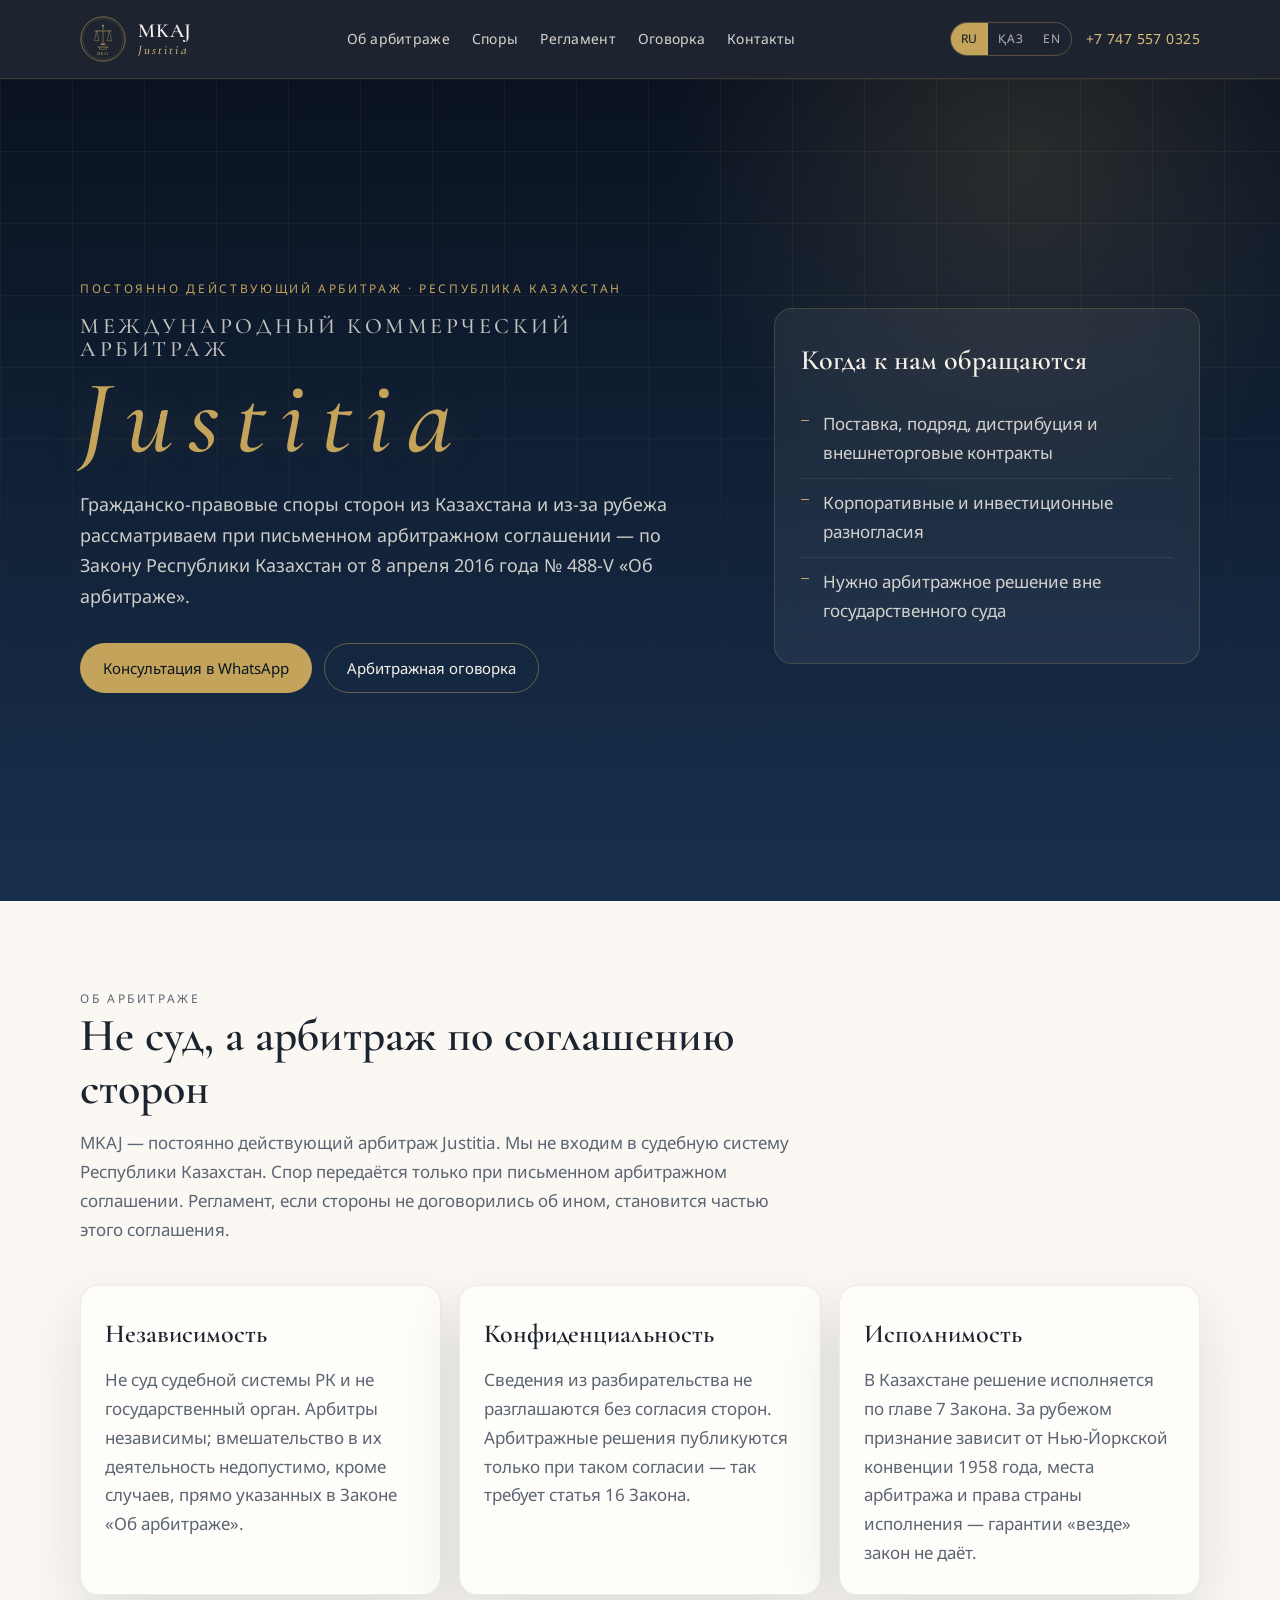
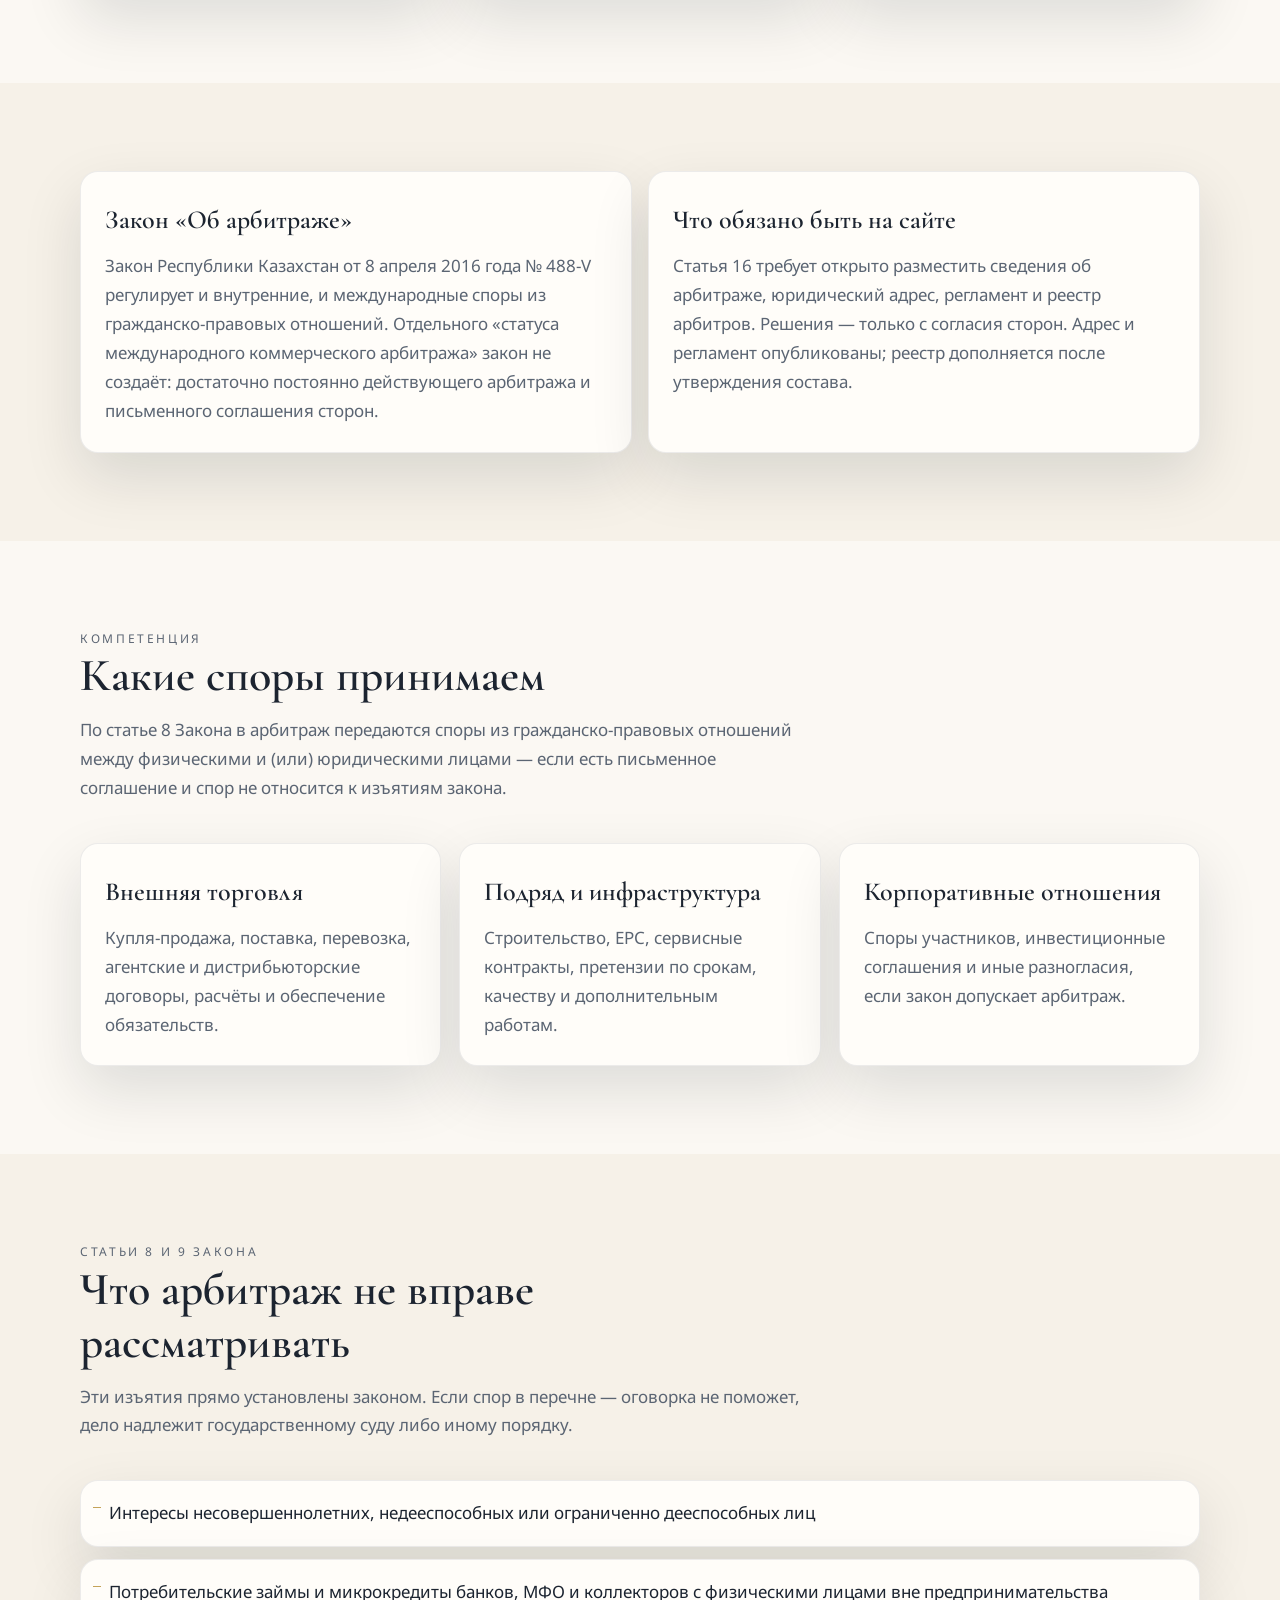
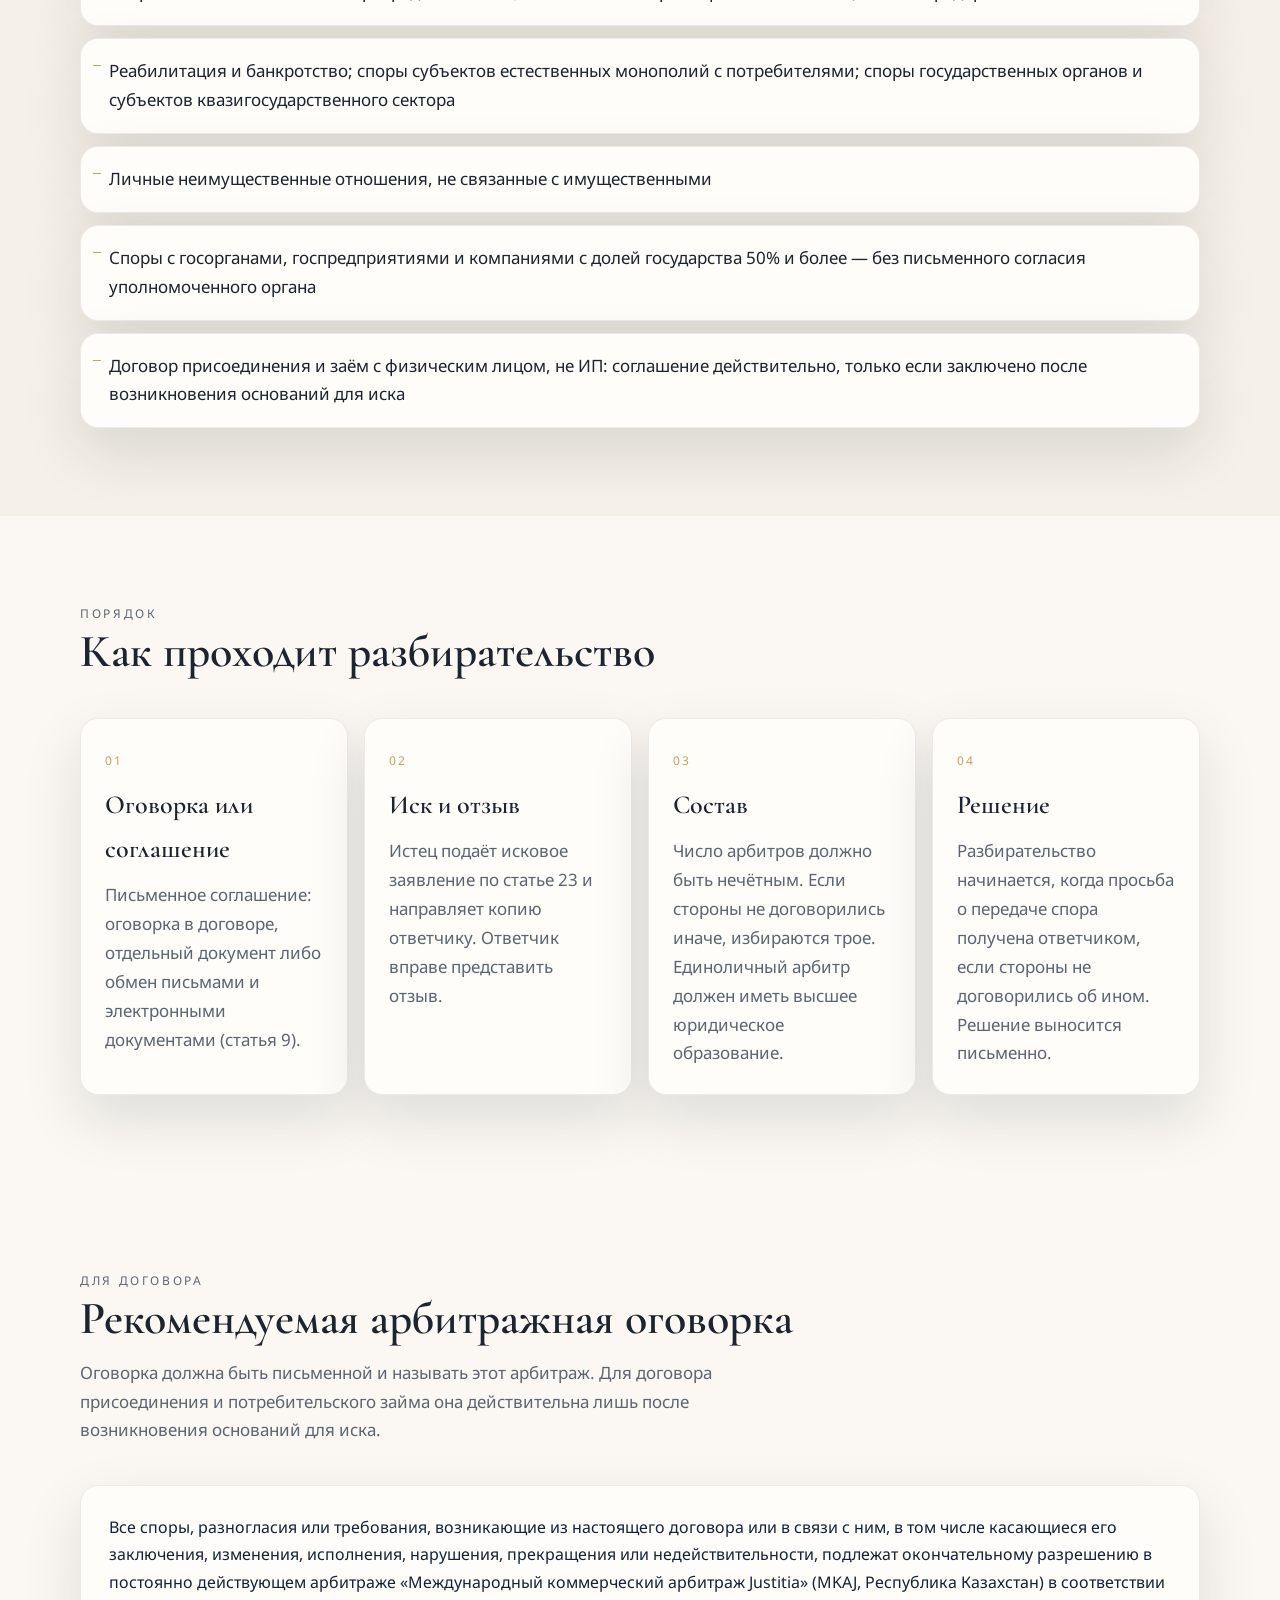
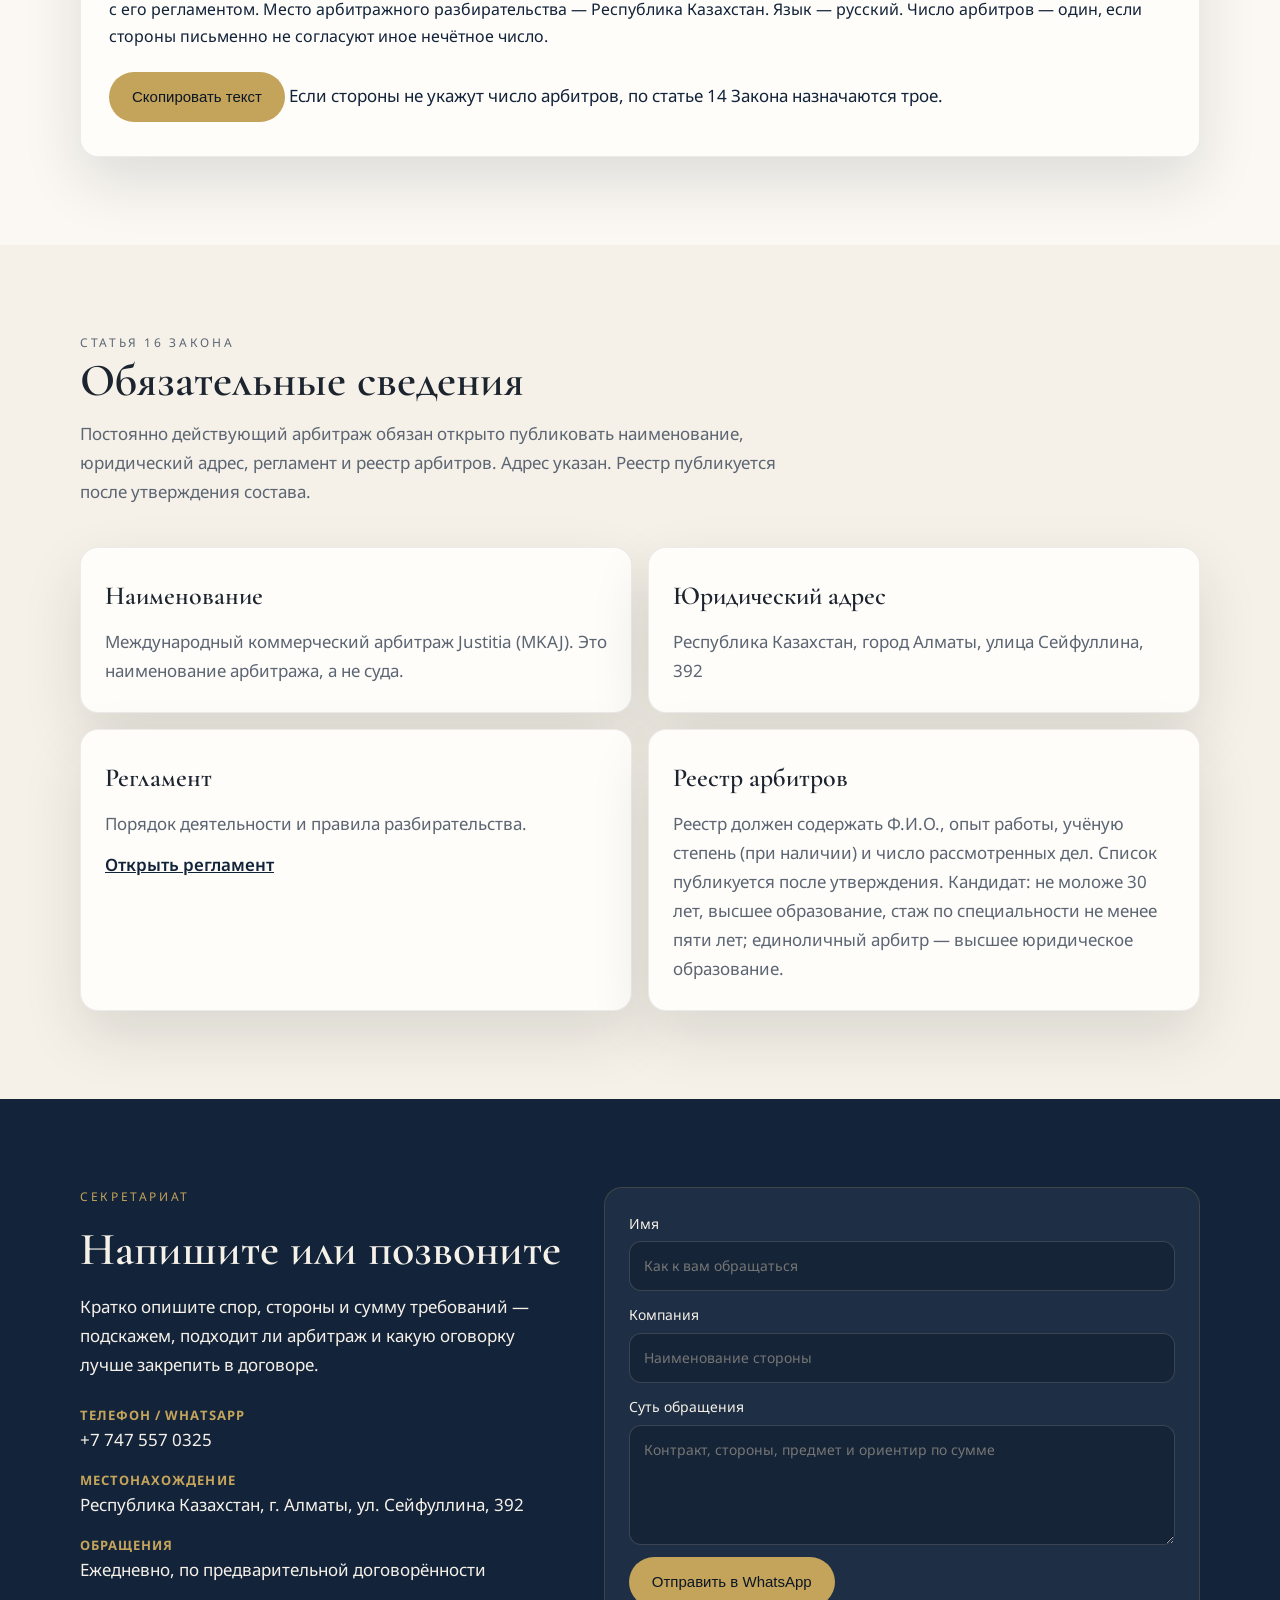
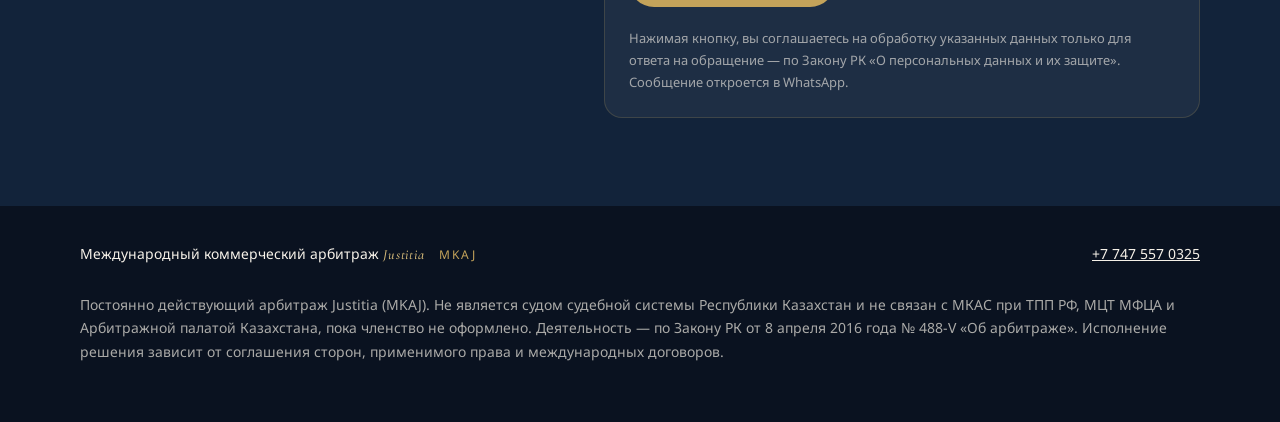
<file: index.html>
<!DOCTYPE html>
<html lang="ru" data-lang="ru">
  <head>
    <meta charset="utf-8" />
    <meta name="viewport" content="width=device-width, initial-scale=1" />
    <meta
      name="description"
      content="Международный коммерческий арбитраж Justitia (MKAJ) — независимое арбитражное учреждение в Республике Казахстан. Консультация: +7 747 557 0325"
    />
    <title>MKAJ · Justitia — Международный коммерческий арбитраж</title>
    <link rel="icon" href="assets/emblem.svg" type="image/svg+xml" />
    <link rel="preconnect" href="https://fonts.googleapis.com" />
    <link rel="preconnect" href="https://fonts.gstatic.com" crossorigin />
    <link
      href="https://fonts.googleapis.com/css2?family=Cormorant+Garamond:ital,wght@0,500;0,600;1,500;1,600&family=Noto+Sans:ital,wght@0,400;0,500;0,600;1,400&display=swap"
      rel="stylesheet"
    />
    <link rel="stylesheet" href="css/styles.css" />
  </head>
  <body>
    <a class="skip" href="#content">Skip</a>
    <header class="site-header">
      <div class="wrap header-inner">
        <a class="brand" href="#top">
          <img src="assets/emblem.svg" alt="" width="46" height="46" />
          <span class="brand-text">
            <strong data-i18n="brand">MKAJ</strong>
            <span class="brand-justitia">Justitia</span>
          </span>
        </a>
        <nav class="nav" aria-label="primary">
          <a href="#about" data-i18n="navAbout">Об арбитраже</a>
          <a href="#disputes" data-i18n="navDisputes">Споры</a>
          <a href="reglament.html" data-i18n="navRules">Регламент</a>
          <a href="#clause" data-i18n="navClause">Оговорка</a>
          <a href="#contact" data-i18n="navContact">Контакты</a>
        </nav>
        <div class="header-actions">
          <div class="lang" role="group" aria-label="Language">
            <button type="button" data-lang="ru" aria-pressed="true">RU</button>
            <button type="button" data-lang="kk" aria-pressed="false">ҚАЗ</button>
            <button type="button" data-lang="en" aria-pressed="false">EN</button>
          </div>
          <a class="phone" data-phone href="tel:+77475570325">+7 747 557 0325</a>
          <button class="menu-toggle" type="button" aria-expanded="false" aria-label="Menu">☰</button>
        </div>
      </div>
    </header>

    <main id="content">
      <section class="hero" id="top">
        <div class="wrap hero-grid">
          <div>
            <p class="kicker" data-i18n="kicker">Постоянно действующий арбитраж · Республика Казахстан</p>
            <h1>
              <span class="hero-line" data-i18n="h1Lead">Международный коммерческий арбитраж</span>
              <span class="justitia">Justitia</span>
            </h1>
            <p class="lead" data-i18n="lead">
              Гражданско-правовые споры сторон из Казахстана и из-за рубежа рассматриваем при письменном арбитражном
              соглашении — по Закону Республики Казахстан от 8 апреля 2016 года № 488-V «Об арбитраже».
            </p>
            <div class="actions">
              <a class="btn btn-gold" href="#contact" data-wa-consult data-i18n="ctaConsult">Консультация в WhatsApp</a>
              <a class="btn btn-ghost" href="#clause" data-i18n="ctaClause">Арбитражная оговорка</a>
            </div>
          </div>
          <aside class="hero-card">
            <h2 data-i18n="heroCardTitle">Когда к нам обращаются</h2>
            <ul>
              <li data-i18n="heroLi1">Поставка, подряд, дистрибуция и внешнеторговые контракты</li>
              <li data-i18n="heroLi2">Корпоративные и инвестиционные разногласия</li>
              <li data-i18n="heroLi3">Нужно арбитражное решение вне государственного суда</li>
            </ul>
          </aside>
        </div>
      </section>

      <section class="section" id="about">
        <div class="wrap">
          <div class="section-head">
            <p class="kicker" data-i18n="aboutKicker">Об арбитраже</p>
            <h2 data-i18n="aboutTitle">Не суд, а арбитраж по соглашению сторон</h2>
            <p data-i18n="aboutLead">
              MKAJ — постоянно действующий арбитраж Justitia. Мы не входим в судебную систему Республики Казахстан. Спор
              передаётся только при письменном арбитражном соглашении. Регламент, если стороны не договорились об ином,
              становится частью этого соглашения.
            </p>
          </div>
          <div class="cards">
            <article class="card">
              <h3 data-i18n="card1Title">Независимость</h3>
              <p data-i18n="card1Text">
                Не суд судебной системы РК и не государственный орган. Арбитры независимы; вмешательство в их деятельность
                недопустимо, кроме случаев, прямо указанных в Законе «Об арбитраже».
              </p>
            </article>
            <article class="card">
              <h3 data-i18n="card2Title">Конфиденциальность</h3>
              <p data-i18n="card2Text">
                Сведения из разбирательства не разглашаются без согласия сторон. Арбитражные решения публикуются только при
                таком согласии — так требует статья 16 Закона.
              </p>
            </article>
            <article class="card">
              <h3 data-i18n="card3Title">Исполнимость</h3>
              <p data-i18n="card3Text">
                В Казахстане решение исполняется по главе 7 Закона. За рубежом признание зависит от Нью-Йоркской конвенции
                1958 года, места арбитража и права страны исполнения — гарантии «везде» закон не даёт.
              </p>
            </article>
          </div>
        </div>
      </section>

      <section class="section section-muted" id="law">
        <div class="wrap">
          <div class="laws">
            <article class="law">
              <h3 data-i18n="law1Title">Закон «Об арбитраже»</h3>
              <p data-i18n="law1Text">
                Закон Республики Казахстан от 8 апреля 2016 года № 488-V регулирует и внутренние, и международные споры из
                гражданско-правовых отношений. Отдельного «статуса международного коммерческого арбитража» закон не создаёт:
                достаточно постоянно действующего арбитража и письменного соглашения сторон.
              </p>
            </article>
            <article class="law">
              <h3 data-i18n="law2Title">Что обязано быть на сайте</h3>
              <p data-i18n="law2Text">
                Статья 16 требует открыто разместить сведения об арбитраже, юридический адрес, регламент и реестр арбитров.
                Решения — только с согласия сторон. Адрес и регламент опубликованы; реестр дополняется после утверждения состава.
              </p>
            </article>
          </div>
        </div>
      </section>

      <section class="section" id="disputes">
        <div class="wrap">
          <div class="section-head">
            <p class="kicker" data-i18n="disputesKicker">Компетенция</p>
            <h2 data-i18n="disputesTitle">Какие споры принимаем</h2>
            <p data-i18n="disputesLead">
              По статье 8 Закона в арбитраж передаются споры из гражданско-правовых отношений между физическими и (или)
              юридическими лицами — если есть письменное соглашение и спор не относится к изъятиям закона.
            </p>
          </div>
          <div class="cards">
            <article class="card">
              <h3 data-i18n="d1Title">Внешняя торговля</h3>
              <p data-i18n="d1Text">
                Купля-продажа, поставка, перевозка, агентские и дистрибьюторские договоры, расчёты и обеспечение обязательств.
              </p>
            </article>
            <article class="card">
              <h3 data-i18n="d2Title">Подряд и инфраструктура</h3>
              <p data-i18n="d2Text">Строительство, EPC, сервисные контракты, претензии по срокам, качеству и дополнительным работам.</p>
            </article>
            <article class="card">
              <h3 data-i18n="d3Title">Корпоративные отношения</h3>
              <p data-i18n="d3Text">Споры участников, инвестиционные соглашения и иные разногласия, если закон допускает арбитраж.</p>
            </article>
          </div>
        </div>
      </section>

      <section class="section section-muted" id="limits">
        <div class="wrap">
          <div class="section-head">
            <p class="kicker" data-i18n="limitsKicker">Статьи 8 и 9 Закона</p>
            <h2 data-i18n="limitsTitle">Что арбитраж не вправе рассматривать</h2>
            <p data-i18n="limitsLead">
              Эти изъятия прямо установлены законом. Если спор в перечне — оговорка не поможет, дело надлежит государственному
              суду либо иному порядку.
            </p>
          </div>
          <ul class="limits">
            <li data-i18n="lim1">Интересы несовершеннолетних, недееспособных или ограниченно дееспособных лиц</li>
            <li data-i18n="lim2">Потребительские займы и микрокредиты банков, МФО и коллекторов с физическими лицами вне предпринимательства</li>
            <li data-i18n="lim3">Реабилитация и банкротство; споры субъектов естественных монополий с потребителями; споры государственных органов и субъектов квазигосударственного сектора</li>
            <li data-i18n="lim4">Личные неимущественные отношения, не связанные с имущественными</li>
            <li data-i18n="lim5">Споры с госорганами, госпредприятиями и компаниями с долей государства 50% и более — без письменного согласия уполномоченного органа</li>
            <li data-i18n="lim6">Договор присоединения и заём с физическим лицом, не ИП: соглашение действительно, только если заключено после возникновения оснований для иска</li>
          </ul>
        </div>
      </section>

      <section class="section" id="procedure">
        <div class="wrap">
          <div class="section-head">
            <p class="kicker" data-i18n="procedureKicker">Порядок</p>
            <h2 data-i18n="procedureTitle">Как проходит разбирательство</h2>
          </div>
          <div class="steps">
            <article class="step">
              <span class="step-num">01</span>
              <h3 data-i18n="s1Title">Оговорка или соглашение</h3>
              <p data-i18n="s1Text">
                Письменное соглашение: оговорка в договоре, отдельный документ либо обмен письмами и электронными документами
                (статья 9).
              </p>
            </article>
            <article class="step">
              <span class="step-num">02</span>
              <h3 data-i18n="s2Title">Иск и отзыв</h3>
              <p data-i18n="s2Text">
                Истец подаёт исковое заявление по статье 23 и направляет копию ответчику. Ответчик вправе представить отзыв.
              </p>
            </article>
            <article class="step">
              <span class="step-num">03</span>
              <h3 data-i18n="s3Title">Состав</h3>
              <p data-i18n="s3Text">
                Число арбитров должно быть нечётным. Если стороны не договорились иначе, избираются трое. Единоличный арбитр
                должен иметь высшее юридическое образование.
              </p>
            </article>
            <article class="step">
              <span class="step-num">04</span>
              <h3 data-i18n="s4Title">Решение</h3>
              <p data-i18n="s4Text">
                Разбирательство начинается, когда просьба о передаче спора получена ответчиком, если стороны не договорились
                об ином. Решение выносится письменно.
              </p>
            </article>
          </div>
        </div>
      </section>

      <section class="section" id="clause">
        <div class="wrap">
          <div class="section-head">
            <p class="kicker" data-i18n="clauseKicker">Для договора</p>
            <h2 data-i18n="clauseTitle">Рекомендуемая арбитражная оговорка</h2>
            <p data-i18n="clauseLead">
              Оговорка должна быть письменной и называть этот арбитраж. Для договора присоединения и потребительского займа она
              действительна лишь после возникновения оснований для иска.
            </p>
          </div>
          <div class="clause-box">
            <blockquote data-clause data-i18n="clauseText">
              Все споры, разногласия или требования, возникающие из настоящего договора или в связи с ним, в том числе
              касающиеся его заключения, изменения, исполнения, нарушения, прекращения или недействительности, подлежат
              окончательному разрешению в постоянно действующем арбитраже «Международный коммерческий арбитраж Justitia»
              (MKAJ, Республика Казахстан) в соответствии с его регламентом. Место арбитражного разбирательства — Республика
              Казахстан. Язык — русский. Число арбитров — один, если стороны письменно не согласуют иное нечётное число.
            </blockquote>
            <button class="btn btn-gold" type="button" data-copy data-i18n="copy">Скопировать текст</button>
            <p class="clause-note" data-i18n="clauseNote">
              Если стороны не укажут число арбитров, по статье 14 Закона назначаются трое.
            </p>
          </div>
        </div>
      </section>

      <section class="section section-muted" id="register">
        <div class="wrap">
          <div class="section-head">
            <p class="kicker" data-i18n="regKicker">Статья 16 Закона</p>
            <h2 data-i18n="regTitle">Обязательные сведения</h2>
            <p data-i18n="regLead">
              Постоянно действующий арбитраж обязан открыто публиковать наименование, юридический адрес, регламент и реестр
              арбитров. Адрес указан. Реестр публикуется после утверждения состава.
            </p>
          </div>
          <div class="laws">
            <article class="law">
              <h3 data-i18n="reg1Title">Наименование</h3>
              <p data-i18n="reg1Text">Международный коммерческий арбитраж Justitia (MKAJ). Это наименование арбитража, а не суда.</p>
            </article>
            <article class="law">
              <h3 data-i18n="reg2Title">Юридический адрес</h3>
              <p data-i18n="reg2Text">Республика Казахстан, город Алматы, улица Сейфуллина, 392</p>
            </article>
            <article class="law">
              <h3 data-i18n="reg3Title">Регламент</h3>
              <p>
                <span data-i18n="reg3Text">Порядок деятельности и правила разбирательства.</span>
                <a href="reglament.html" data-i18n="reg3Link">Открыть регламент</a>
              </p>
            </article>
            <article class="law">
              <h3 data-i18n="reg4Title">Реестр арбитров</h3>
              <p data-i18n="reg4Text">
                Реестр должен содержать Ф.И.О., опыт работы, учёную степень (при наличии) и число рассмотренных дел. Список
                публикуется после утверждения. Кандидат: не моложе 30 лет, высшее образование, стаж по специальности не менее
                пяти лет; единоличный арбитр — высшее юридическое образование.
              </p>
            </article>
          </div>
        </div>
      </section>

      <section class="section section-dark" id="contact">
        <div class="wrap contact-grid">
          <div class="contact-copy">
            <p class="kicker" data-i18n="contactKicker">Секретариат</p>
            <h2 data-i18n="contactTitle">Напишите или позвоните</h2>
            <p data-i18n="contactLead">
              Кратко опишите спор, стороны и сумму требований — подскажем, подходит ли арбитраж и какую оговорку лучше закрепить
              в договоре.
            </p>
            <div class="contact-list">
              <div>
                <strong data-i18n="phoneLabel">Телефон / WhatsApp</strong>
                <a data-phone href="tel:+77475570325">+7 747 557 0325</a>
              </div>
              <div>
                <strong data-i18n="placeLabel">Местонахождение</strong>
                <span data-i18n="placeValue">Республика Казахстан, г. Алматы, ул. Сейфуллина, 392</span>
              </div>
              <div>
                <strong data-i18n="hoursLabel">Обращения</strong>
                <span data-i18n="hoursValue">Ежедневно, по предварительной договорённости</span>
              </div>
            </div>
          </div>
          <form class="form" action="#" method="post">
            <label>
              <span data-i18n="name">Имя</span>
              <input name="name" type="text" autocomplete="name" data-i18n-ph="namePh" placeholder="Как к вам обращаться" />
            </label>
            <label>
              <span data-i18n="company">Компания</span>
              <input name="company" type="text" autocomplete="organization" data-i18n-ph="companyPh" placeholder="Наименование стороны" />
            </label>
            <label>
              <span data-i18n="message">Суть обращения</span>
              <textarea name="message" required data-i18n-ph="messagePh" placeholder="Контракт, стороны, предмет и ориентир по сумме"></textarea>
            </label>
            <button class="btn btn-gold" type="submit" data-i18n="send">Отправить в WhatsApp</button>
            <p class="note" data-i18n="formNote">
              Нажимая кнопку, вы соглашаетесь на обработку указанных данных только для ответа на обращение — по Закону РК «О
              персональных данных и их защите». Сообщение откроется в WhatsApp.
            </p>
          </form>
        </div>
      </section>
    </main>

    <footer class="site-footer">
      <div class="wrap footer-inner">
        <div class="footer-top">
          <span>
            <span data-i18n="footerName">Международный коммерческий арбитраж</span>
            <em class="justitia-inline">Justitia</em>
            <span class="footer-mark">MKAJ</span>
          </span>
          <a data-phone href="tel:+77475570325">+7 747 557 0325</a>
        </div>
        <p data-i18n="footerLegal">
          Постоянно действующий арбитраж Justitia (MKAJ). Не является судом судебной системы Республики Казахстан и не связан с
          МКАС при ТПП РФ, МЦТ МФЦА и Арбитражной палатой Казахстана, пока членство не оформлено. Деятельность — по Закону РК
          от 8 апреля 2016 года № 488-V «Об арбитраже». Исполнение решения зависит от соглашения сторон, применимого права и
          международных договоров.
        </p>
      </div>
    </footer>
    <script src="js/main.js"></script>
  </body>
</html>
</file>
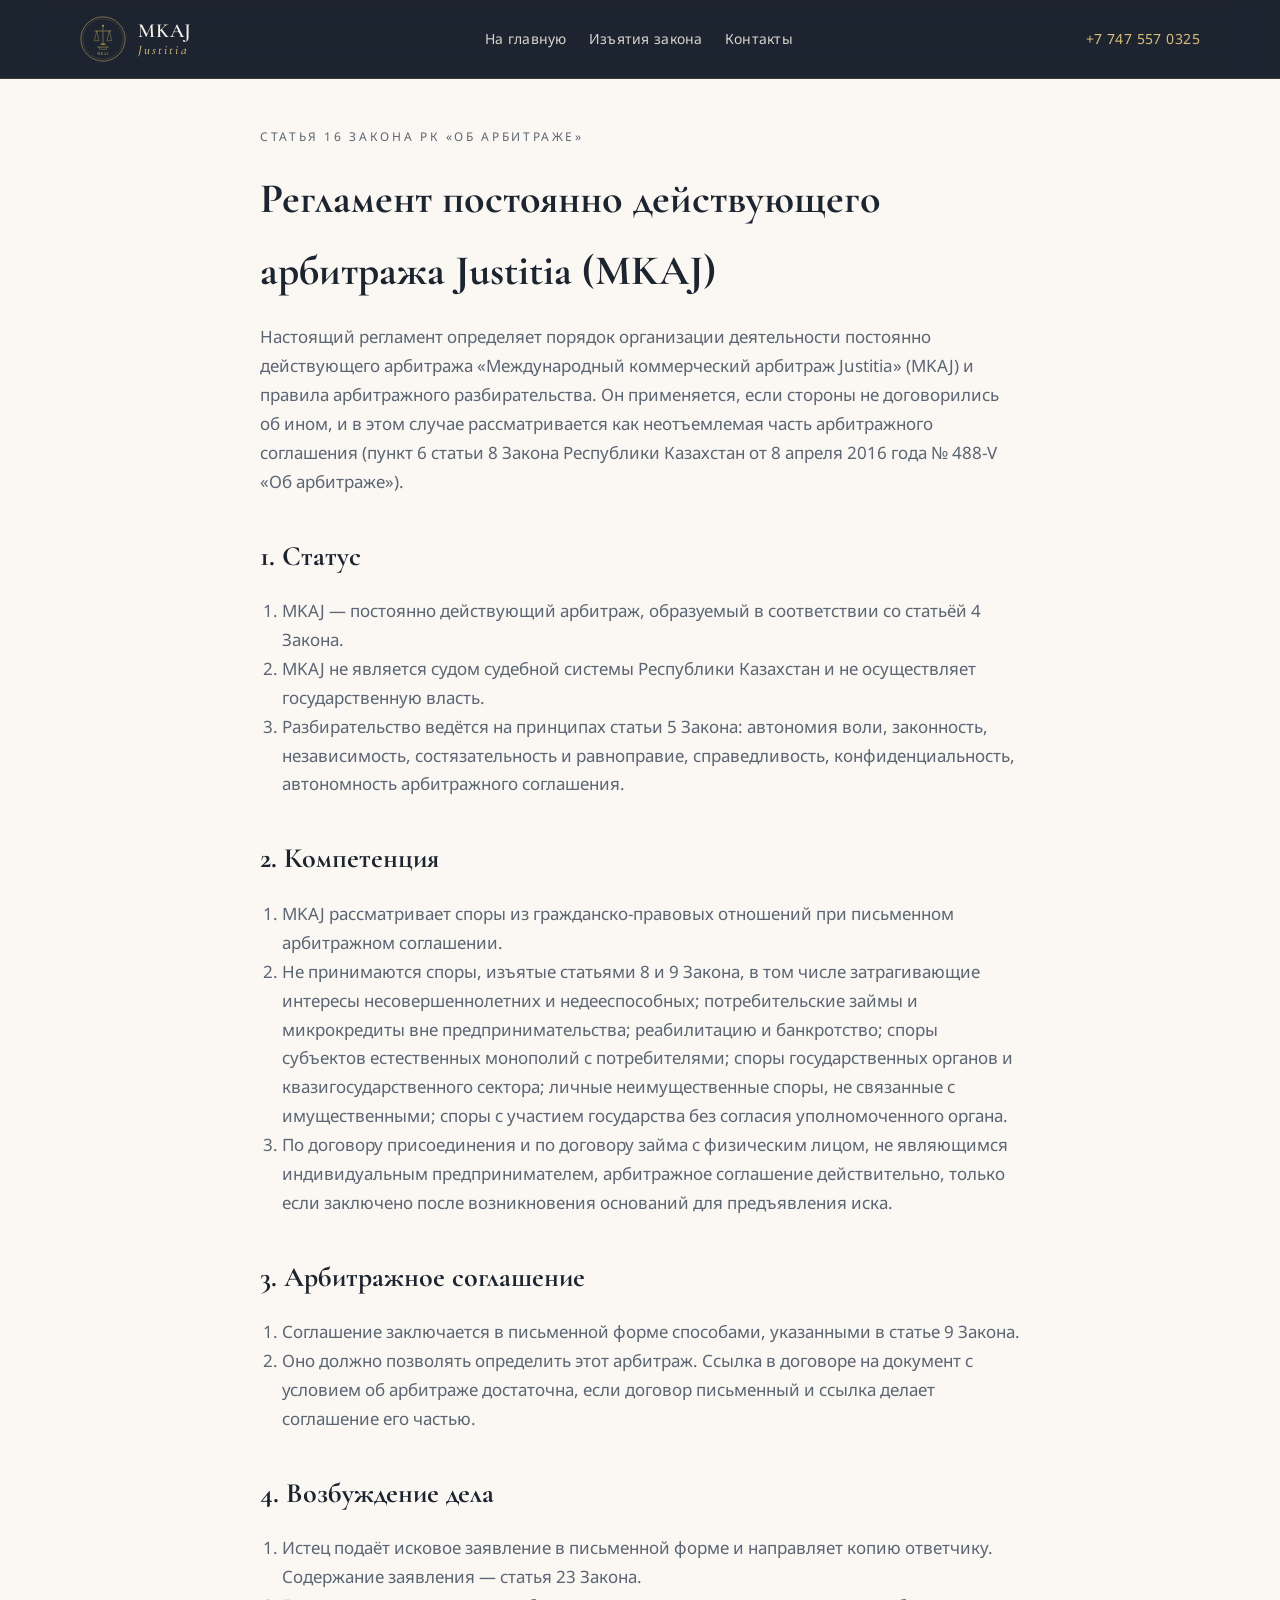
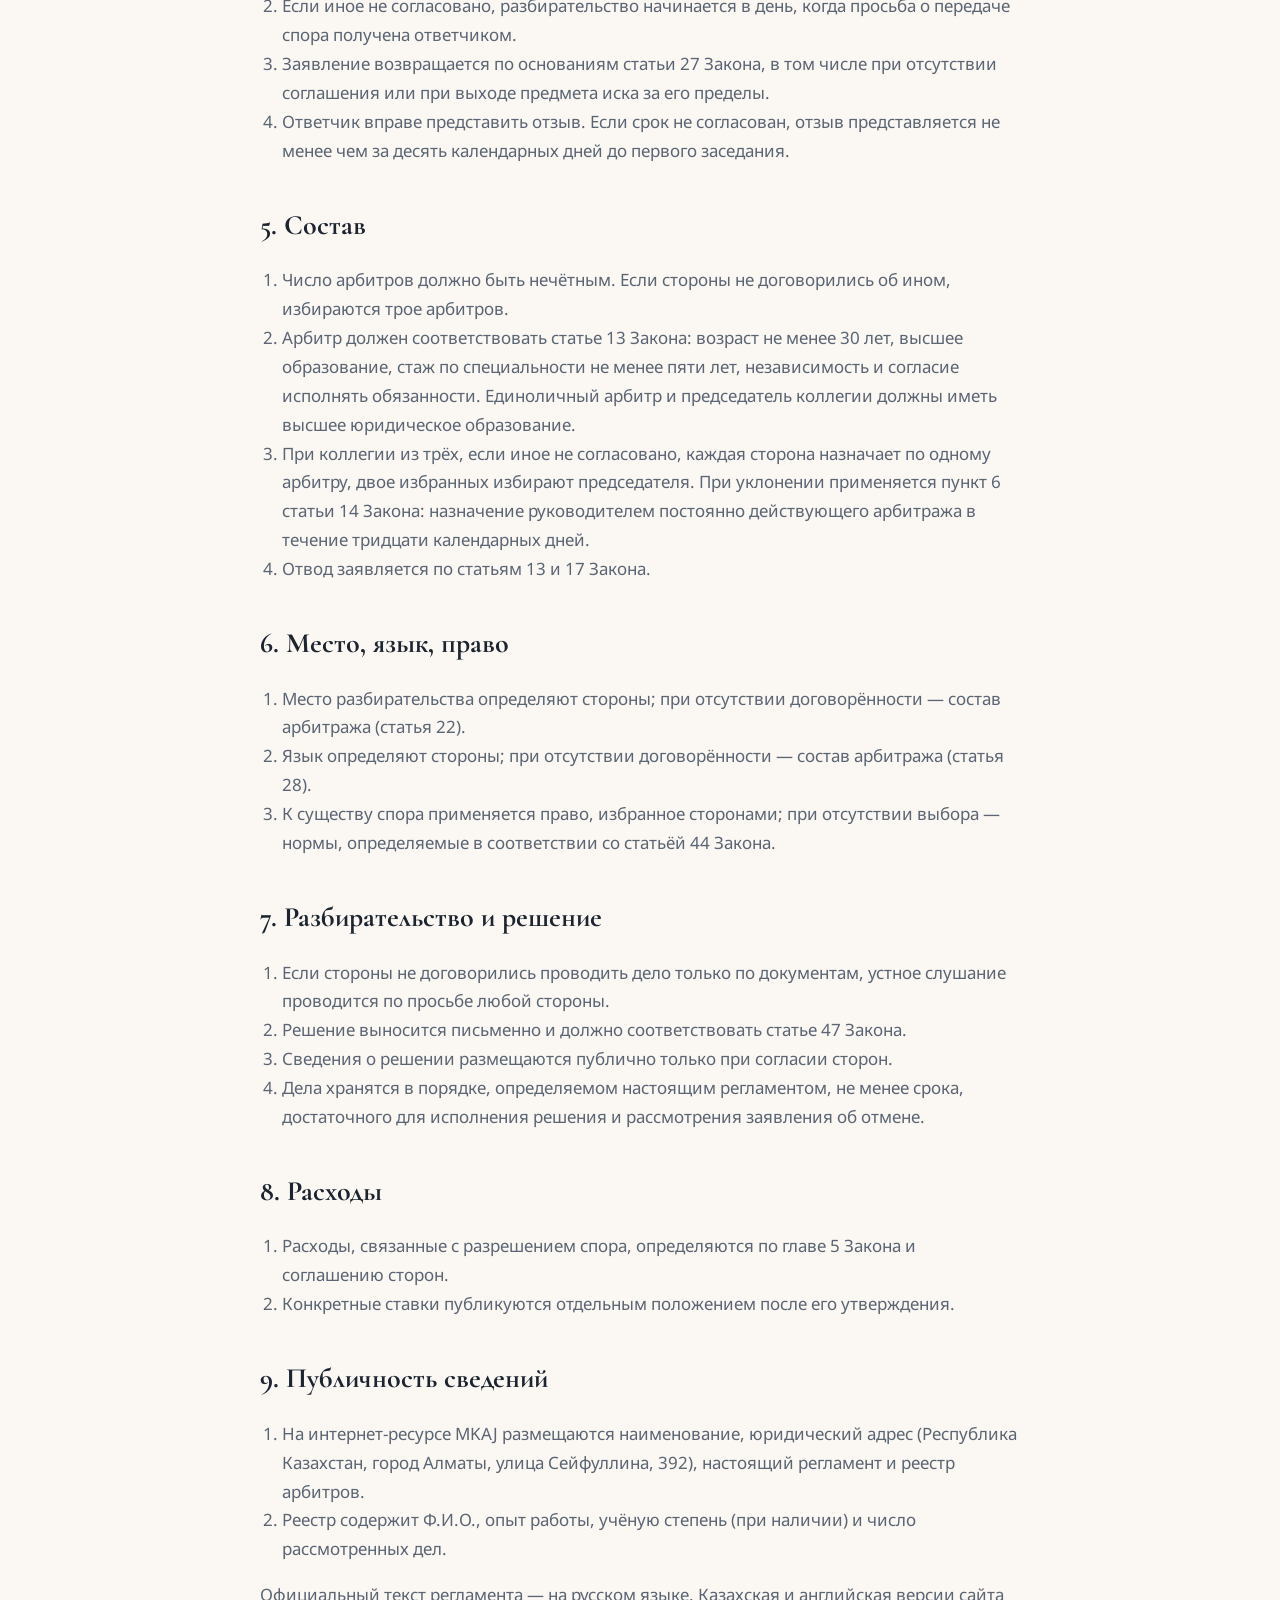
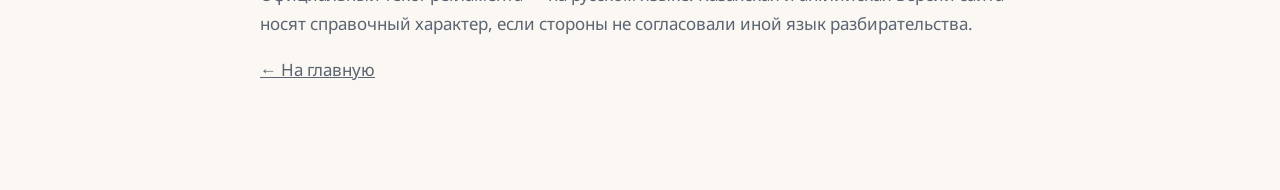
<file: reglament.html>
<!DOCTYPE html>
<html lang="ru">
  <head>
    <meta charset="utf-8" />
    <meta name="viewport" content="width=device-width, initial-scale=1" />
    <title>Регламент — MKAJ · Justitia</title>
    <link rel="icon" href="assets/emblem.svg" type="image/svg+xml" />
    <link rel="preconnect" href="https://fonts.googleapis.com" />
    <link rel="preconnect" href="https://fonts.gstatic.com" crossorigin />
    <link
      href="https://fonts.googleapis.com/css2?family=Cormorant+Garamond:ital,wght@0,500;0,600;1,500&family=Noto+Sans:wght@400;500;600&display=swap"
      rel="stylesheet"
    />
    <link rel="stylesheet" href="css/styles.css" />
    <style>
      .doc {
        max-width: 760px;
        margin: 0 auto;
        padding: 48px 0 88px;
      }
      .doc h1 {
        font-family: "Cormorant Garamond", Georgia, serif;
        font-size: 42px;
        margin: 0 0 8px;
      }
      .doc h2 {
        font-family: "Cormorant Garamond", Georgia, serif;
        font-size: 28px;
        margin: 36px 0 12px;
      }
      .doc p,
      .doc li {
        color: var(--slate);
      }
      .doc ol {
        padding-left: 22px;
      }
    </style>
  </head>
  <body>
    <header class="site-header">
      <div class="wrap header-inner">
        <a class="brand" href="index.html">
          <img src="assets/emblem.svg" alt="" width="46" height="46" />
          <span class="brand-text">
            <strong>MKAJ</strong>
            <span class="brand-justitia">Justitia</span>
          </span>
        </a>
        <nav class="nav" aria-label="primary">
          <a href="index.html">На главную</a>
          <a href="index.html#limits">Изъятия закона</a>
          <a href="index.html#contact">Контакты</a>
        </nav>
        <a class="phone" href="tel:+77475570325">+7 747 557 0325</a>
      </div>
    </header>
    <main class="wrap doc">
      <p class="kicker">Статья 16 Закона РК «Об арбитраже»</p>
      <h1>Регламент постоянно действующего арбитража Justitia (MKAJ)</h1>
      <p>
        Настоящий регламент определяет порядок организации деятельности постоянно действующего арбитража «Международный
        коммерческий арбитраж Justitia» (MKAJ) и правила арбитражного разбирательства. Он применяется, если стороны не
        договорились об ином, и в этом случае рассматривается как неотъемлемая часть арбитражного соглашения (пункт 6 статьи 8
        Закона Республики Казахстан от 8 апреля 2016 года № 488-V «Об арбитраже»).
      </p>

      <h2>1. Статус</h2>
      <ol>
        <li>MKAJ — постоянно действующий арбитраж, образуемый в соответствии со статьёй 4 Закона.</li>
        <li>MKAJ не является судом судебной системы Республики Казахстан и не осуществляет государственную власть.</li>
        <li>Разбирательство ведётся на принципах статьи 5 Закона: автономия воли, законность, независимость, состязательность и равноправие, справедливость, конфиденциальность, автономность арбитражного соглашения.</li>
      </ol>

      <h2>2. Компетенция</h2>
      <ol>
        <li>MKAJ рассматривает споры из гражданско-правовых отношений при письменном арбитражном соглашении.</li>
        <li>Не принимаются споры, изъятые статьями 8 и 9 Закона, в том числе затрагивающие интересы несовершеннолетних и недееспособных; потребительские займы и микрокредиты вне предпринимательства; реабилитацию и банкротство; споры субъектов естественных монополий с потребителями; споры государственных органов и квазигосударственного сектора; личные неимущественные споры, не связанные с имущественными; споры с участием государства без согласия уполномоченного органа.</li>
        <li>По договору присоединения и по договору займа с физическим лицом, не являющимся индивидуальным предпринимателем, арбитражное соглашение действительно, только если заключено после возникновения оснований для предъявления иска.</li>
      </ol>

      <h2>3. Арбитражное соглашение</h2>
      <ol>
        <li>Соглашение заключается в письменной форме способами, указанными в статье 9 Закона.</li>
        <li>Оно должно позволять определить этот арбитраж. Ссылка в договоре на документ с условием об арбитраже достаточна, если договор письменный и ссылка делает соглашение его частью.</li>
      </ol>

      <h2>4. Возбуждение дела</h2>
      <ol>
        <li>Истец подаёт исковое заявление в письменной форме и направляет копию ответчику. Содержание заявления — статья 23 Закона.</li>
        <li>Если иное не согласовано, разбирательство начинается в день, когда просьба о передаче спора получена ответчиком.</li>
        <li>Заявление возвращается по основаниям статьи 27 Закона, в том числе при отсутствии соглашения или при выходе предмета иска за его пределы.</li>
        <li>Ответчик вправе представить отзыв. Если срок не согласован, отзыв представляется не менее чем за десять календарных дней до первого заседания.</li>
      </ol>

      <h2>5. Состав</h2>
      <ol>
        <li>Число арбитров должно быть нечётным. Если стороны не договорились об ином, избираются трое арбитров.</li>
        <li>Арбитр должен соответствовать статье 13 Закона: возраст не менее 30 лет, высшее образование, стаж по специальности не менее пяти лет, независимость и согласие исполнять обязанности. Единоличный арбитр и председатель коллегии должны иметь высшее юридическое образование.</li>
        <li>При коллегии из трёх, если иное не согласовано, каждая сторона назначает по одному арбитру, двое избранных избирают председателя. При уклонении применяется пункт 6 статьи 14 Закона: назначение руководителем постоянно действующего арбитража в течение тридцати календарных дней.</li>
        <li>Отвод заявляется по статьям 13 и 17 Закона.</li>
      </ol>

      <h2>6. Место, язык, право</h2>
      <ol>
        <li>Место разбирательства определяют стороны; при отсутствии договорённости — состав арбитража (статья 22).</li>
        <li>Язык определяют стороны; при отсутствии договорённости — состав арбитража (статья 28).</li>
        <li>К существу спора применяется право, избранное сторонами; при отсутствии выбора — нормы, определяемые в соответствии со статьёй 44 Закона.</li>
      </ol>

      <h2>7. Разбирательство и решение</h2>
      <ol>
        <li>Если стороны не договорились проводить дело только по документам, устное слушание проводится по просьбе любой стороны.</li>
        <li>Решение выносится письменно и должно соответствовать статье 47 Закона.</li>
        <li>Сведения о решении размещаются публично только при согласии сторон.</li>
        <li>Дела хранятся в порядке, определяемом настоящим регламентом, не менее срока, достаточного для исполнения решения и рассмотрения заявления об отмене.</li>
      </ol>

      <h2>8. Расходы</h2>
      <ol>
        <li>Расходы, связанные с разрешением спора, определяются по главе 5 Закона и соглашению сторон.</li>
        <li>Конкретные ставки публикуются отдельным положением после его утверждения.</li>
      </ol>

      <h2>9. Публичность сведений</h2>
      <ol>
        <li>На интернет-ресурсе MKAJ размещаются наименование, юридический адрес (Республика Казахстан, город Алматы, улица Сейфуллина, 392), настоящий регламент и реестр арбитров.</li>
        <li>Реестр содержит Ф.И.О., опыт работы, учёную степень (при наличии) и число рассмотренных дел.</li>
      </ol>

      <p>
        Официальный текст регламента — на русском языке. Казахская и английская версии сайта носят справочный характер, если
        стороны не согласовали иной язык разбирательства.
      </p>
      <p><a href="index.html">← На главную</a></p>
    </main>
  </body>
</html>
</file>
<file: css/styles.css>
:root {
  --ink: #0b1624;
  --navy: #12233a;
  --navy-deep: #0a1220;
  --gold: #c4a35a;
  --gold-soft: #d8bc7a;
  --parchment: #f6f1e8;
  --cream: #fbf8f3;
  --paper: #fffdf9;
  --slate: #5b6573;
  --line: rgba(196, 163, 90, 0.28);
  --text: #1c2430;
  --shadow: 0 24px 60px rgba(11, 22, 36, 0.12);
  --radius: 18px;
}

* {
  box-sizing: border-box;
}

html {
  scroll-behavior: smooth;
}

body {
  margin: 0;
  color: var(--text);
  background: var(--cream);
  font-family: "Noto Sans", "Segoe UI", sans-serif;
  font-size: 17px;
  line-height: 1.7;
}

img {
  max-width: 100%;
}

a {
  color: inherit;
}

.skip {
  position: absolute;
  left: -999px;
}

.skip:focus {
  left: 16px;
  top: 16px;
  z-index: 80;
  background: #fff;
  padding: 8px 12px;
}

.wrap {
  width: min(1120px, calc(100% - 40px));
  margin: 0 auto;
}

.site-header {
  position: sticky;
  top: 0;
  z-index: 40;
  background: rgba(10, 18, 32, 0.92);
  backdrop-filter: blur(16px);
  border-bottom: 1px solid rgba(196, 163, 90, 0.18);
}

.header-inner {
  display: flex;
  align-items: center;
  justify-content: space-between;
  gap: 20px;
  min-height: 78px;
}

.brand {
  display: flex;
  align-items: center;
  gap: 12px;
  text-decoration: none;
  color: #f6f1e8;
}

.brand img,
.brand svg {
  width: 46px;
  height: 46px;
  flex-shrink: 0;
}

.brand-text {
  display: flex;
  flex-direction: column;
  line-height: 1.15;
}

.brand-text strong {
  font-family: "Cormorant Garamond", Georgia, serif;
  font-size: 20px;
  font-weight: 600;
  letter-spacing: 0.04em;
}

.brand-text span,
.brand-justitia {
  color: var(--gold-soft);
  font-size: 13px;
  letter-spacing: 0.16em;
  text-transform: none;
  font-family: "Cormorant Garamond", Georgia, serif;
  font-style: italic;
  font-weight: 500;
}

.nav {
  display: flex;
  align-items: center;
  gap: 22px;
}

.nav a {
  color: rgba(246, 241, 232, 0.86);
  text-decoration: none;
  font-size: 14px;
  letter-spacing: 0.02em;
}

.nav a:hover {
  color: var(--gold-soft);
}

.header-actions {
  display: flex;
  align-items: center;
  gap: 14px;
}

.lang {
  display: flex;
  border: 1px solid rgba(196, 163, 90, 0.35);
  border-radius: 999px;
  overflow: hidden;
}

.lang button {
  appearance: none;
  border: 0;
  background: transparent;
  color: rgba(246, 241, 232, 0.7);
  padding: 6px 10px;
  font: inherit;
  font-size: 12px;
  letter-spacing: 0.06em;
  cursor: pointer;
}

.lang button[aria-pressed="true"] {
  background: var(--gold);
  color: var(--ink);
}

.phone {
  color: var(--gold-soft);
  text-decoration: none;
  font-size: 14px;
  letter-spacing: 0.03em;
  white-space: nowrap;
}

.menu-toggle {
  display: none;
  background: transparent;
  border: 1px solid rgba(196, 163, 90, 0.4);
  color: var(--gold-soft);
  width: 42px;
  height: 42px;
  border-radius: 10px;
}

.hero {
  position: relative;
  overflow: hidden;
  background:
    radial-gradient(circle at 80% 10%, rgba(196, 163, 90, 0.16), transparent 28%),
    linear-gradient(180deg, var(--navy-deep) 0%, var(--navy) 58%, #18304d 100%);
  color: var(--parchment);
  min-height: calc(100vh - 78px);
  display: flex;
  align-items: center;
}

.hero::before {
  content: "";
  position: absolute;
  inset: 0;
  background-image:
    linear-gradient(rgba(196, 163, 90, 0.07) 1px, transparent 1px),
    linear-gradient(90deg, rgba(196, 163, 90, 0.07) 1px, transparent 1px);
  background-size: 72px 72px;
  mask-image: linear-gradient(180deg, #000 20%, transparent 88%);
  pointer-events: none;
}

.hero-grid {
  position: relative;
  display: grid;
  grid-template-columns: 1.2fr 0.8fr;
  gap: 56px;
  padding: 88px 0 96px;
}

.kicker {
  margin: 0 0 16px;
  color: var(--gold);
  font-size: 12px;
  letter-spacing: 0.22em;
  text-transform: uppercase;
}

.hero h1 {
  margin: 0 0 22px;
  font-family: "Cormorant Garamond", Georgia, serif;
  font-weight: 600;
  line-height: 1.05;
}

.hero-line {
  display: block;
  margin-bottom: 10px;
  font-size: clamp(16px, 2.1vw, 22px);
  font-weight: 500;
  letter-spacing: 0.16em;
  text-transform: uppercase;
  color: rgba(246, 241, 232, 0.78);
}

.justitia {
  display: block;
  font-family: "Cormorant Garamond", Georgia, serif;
  font-style: italic;
  font-weight: 500;
  font-size: clamp(58px, 9vw, 104px);
  letter-spacing: 0.14em;
  line-height: 0.92;
  color: var(--gold);
  text-shadow: 0 0 40px rgba(196, 163, 90, 0.18);
}

.justitia-inline {
  font-family: "Cormorant Garamond", Georgia, serif;
  font-style: italic;
  font-weight: 500;
  letter-spacing: 0.06em;
  color: var(--gold-soft);
}

.footer-mark {
  margin-left: 10px;
  letter-spacing: 0.18em;
  font-size: 12px;
  color: var(--gold);
}

.lead {
  max-width: 38rem;
  margin: 0 0 32px;
  color: rgba(246, 241, 232, 0.82);
  font-size: 18px;
}

.actions {
  display: flex;
  flex-wrap: wrap;
  gap: 12px;
}

.btn {
  display: inline-flex;
  align-items: center;
  justify-content: center;
  min-height: 50px;
  padding: 0 22px;
  border-radius: 999px;
  text-decoration: none;
  border: 1px solid transparent;
  font-size: 15px;
  cursor: pointer;
}

.btn-gold {
  background: var(--gold);
  color: var(--ink);
}

.btn-gold:hover {
  background: var(--gold-soft);
}

.btn-ghost {
  border-color: rgba(196, 163, 90, 0.45);
  color: var(--parchment);
  background: transparent;
}

.btn-ghost:hover {
  border-color: var(--gold);
  color: var(--gold-soft);
}

.btn:focus-visible,
.lang button:focus-visible,
.nav a:focus-visible,
.phone:focus-visible,
.form input:focus-visible,
.form textarea:focus-visible {
  outline: 2px solid var(--gold);
  outline-offset: 2px;
}

.hero-card {
  align-self: center;
  background: rgba(255, 253, 249, 0.06);
  border: 1px solid rgba(196, 163, 90, 0.22);
  border-radius: var(--radius);
  padding: 28px 26px;
  backdrop-filter: blur(10px);
}

.hero-card h2 {
  margin: 0 0 16px;
  font-family: "Cormorant Garamond", Georgia, serif;
  font-size: 28px;
  font-weight: 600;
}

.hero-card ul {
  margin: 0;
  padding: 0;
  list-style: none;
}

.hero-card li {
  position: relative;
  padding: 10px 0 10px 22px;
  color: rgba(246, 241, 232, 0.84);
  border-top: 1px solid rgba(246, 241, 232, 0.08);
}

.hero-card li:first-child {
  border-top: 0;
}

.hero-card li::before {
  content: "";
  position: absolute;
  left: 0;
  top: 20px;
  width: 8px;
  height: 1px;
  background: var(--gold);
}

.section {
  padding: 88px 0;
}

.section-muted {
  background: var(--parchment);
}

.section-dark {
  background: var(--navy);
  color: var(--parchment);
}

.section-head {
  max-width: 720px;
  margin-bottom: 40px;
}

.section-head h2,
.clause h2,
.contact-copy h2 {
  margin: 0 0 14px;
  font-family: "Cormorant Garamond", Georgia, serif;
  font-size: clamp(32px, 4vw, 46px);
  font-weight: 600;
  line-height: 1.15;
}

.section-head p,
.prose p {
  margin: 0;
  color: var(--slate);
}

.section-dark .section-head p,
.section-dark .prose p {
  color: rgba(246, 241, 232, 0.74);
}

.cards {
  display: grid;
  grid-template-columns: repeat(3, 1fr);
  gap: 18px;
}

.card,
.step,
.law {
  background: var(--paper);
  border: 1px solid rgba(18, 35, 58, 0.08);
  border-radius: var(--radius);
  padding: 26px 24px;
  box-shadow: var(--shadow);
}

.card h3,
.step h3,
.law h3 {
  margin: 0 0 10px;
  font-family: "Cormorant Garamond", Georgia, serif;
  font-size: 26px;
  font-weight: 600;
}

.card p,
.step p,
.law p {
  margin: 0;
  color: var(--slate);
}

.steps {
  display: grid;
  grid-template-columns: repeat(4, 1fr);
  gap: 16px;
}

.step-num {
  display: inline-block;
  margin-bottom: 12px;
  color: var(--gold);
  letter-spacing: 0.16em;
  font-size: 12px;
}

.laws {
  display: grid;
  grid-template-columns: 1fr 1fr;
  gap: 16px;
}

.limits {
  margin: 0;
  padding: 0;
  list-style: none;
  display: grid;
  gap: 12px;
}

.limits li {
  background: var(--paper);
  border: 1px solid rgba(18, 35, 58, 0.08);
  border-radius: var(--radius);
  padding: 18px 22px 18px 28px;
  box-shadow: var(--shadow);
  position: relative;
}

.limits li::before {
  content: "";
  position: absolute;
  left: 12px;
  top: 26px;
  width: 8px;
  height: 1px;
  background: var(--gold);
}

.clause-note,
.law a {
  display: inline-block;
  margin-top: 12px;
  color: var(--navy);
}

.section-muted .law a {
  color: var(--navy);
  font-weight: 600;
}

.clause-box {
  background: var(--paper);
  border: 1px solid rgba(18, 35, 58, 0.08);
  border-radius: var(--radius);
  padding: 28px;
  box-shadow: var(--shadow);
}

.clause-box blockquote {
  margin: 0 0 20px;
  font-size: 16px;
  color: var(--navy);
}

.contact-grid {
  display: grid;
  grid-template-columns: 0.9fr 1.1fr;
  gap: 36px;
  align-items: start;
}

.contact-list {
  display: grid;
  gap: 14px;
  margin: 24px 0 0;
}

.contact-list a,
.contact-list span {
  display: block;
  text-decoration: none;
}

.contact-list strong {
  display: block;
  font-size: 13px;
  letter-spacing: 0.08em;
  text-transform: uppercase;
  color: var(--gold);
}

.form {
  display: grid;
  gap: 12px;
  background: rgba(255, 253, 249, 0.05);
  border: 1px solid rgba(196, 163, 90, 0.2);
  border-radius: var(--radius);
  padding: 24px;
}

.form label {
  display: grid;
  gap: 6px;
  font-size: 14px;
}

.form input,
.form textarea,
.form select {
  width: 100%;
  border: 1px solid rgba(246, 241, 232, 0.16);
  background: rgba(10, 18, 32, 0.35);
  color: var(--parchment);
  border-radius: 12px;
  padding: 12px 14px;
  font: inherit;
}

.form textarea {
  min-height: 120px;
  resize: vertical;
}

.form button {
  justify-self: start;
}

.note {
  margin: 8px 0 0;
  font-size: 13px;
  color: rgba(246, 241, 232, 0.62);
}

.site-footer {
  background: var(--navy-deep);
  color: rgba(246, 241, 232, 0.68);
  padding: 36px 0 44px;
  font-size: 14px;
}

.footer-inner {
  display: grid;
  gap: 12px;
}

.footer-top {
  display: flex;
  justify-content: space-between;
  gap: 20px;
  color: var(--parchment);
}

@media (max-width: 900px) {
  .hero-grid,
  .cards,
  .steps,
  .laws,
  .contact-grid,
  .footer-top {
    grid-template-columns: 1fr;
  }

  .menu-toggle {
    display: inline-flex;
    align-items: center;
    justify-content: center;
  }

  .nav {
    display: none;
    position: absolute;
    left: 0;
    right: 0;
    top: 78px;
    background: var(--navy-deep);
    flex-direction: column;
    align-items: flex-start;
    padding: 18px 20px 24px;
    gap: 14px;
  }

  .nav.open {
    display: flex;
  }

  .phone {
    display: none;
  }

  .hero-grid,
  .section {
    padding-top: 56px;
    padding-bottom: 56px;
  }
}
</file>
